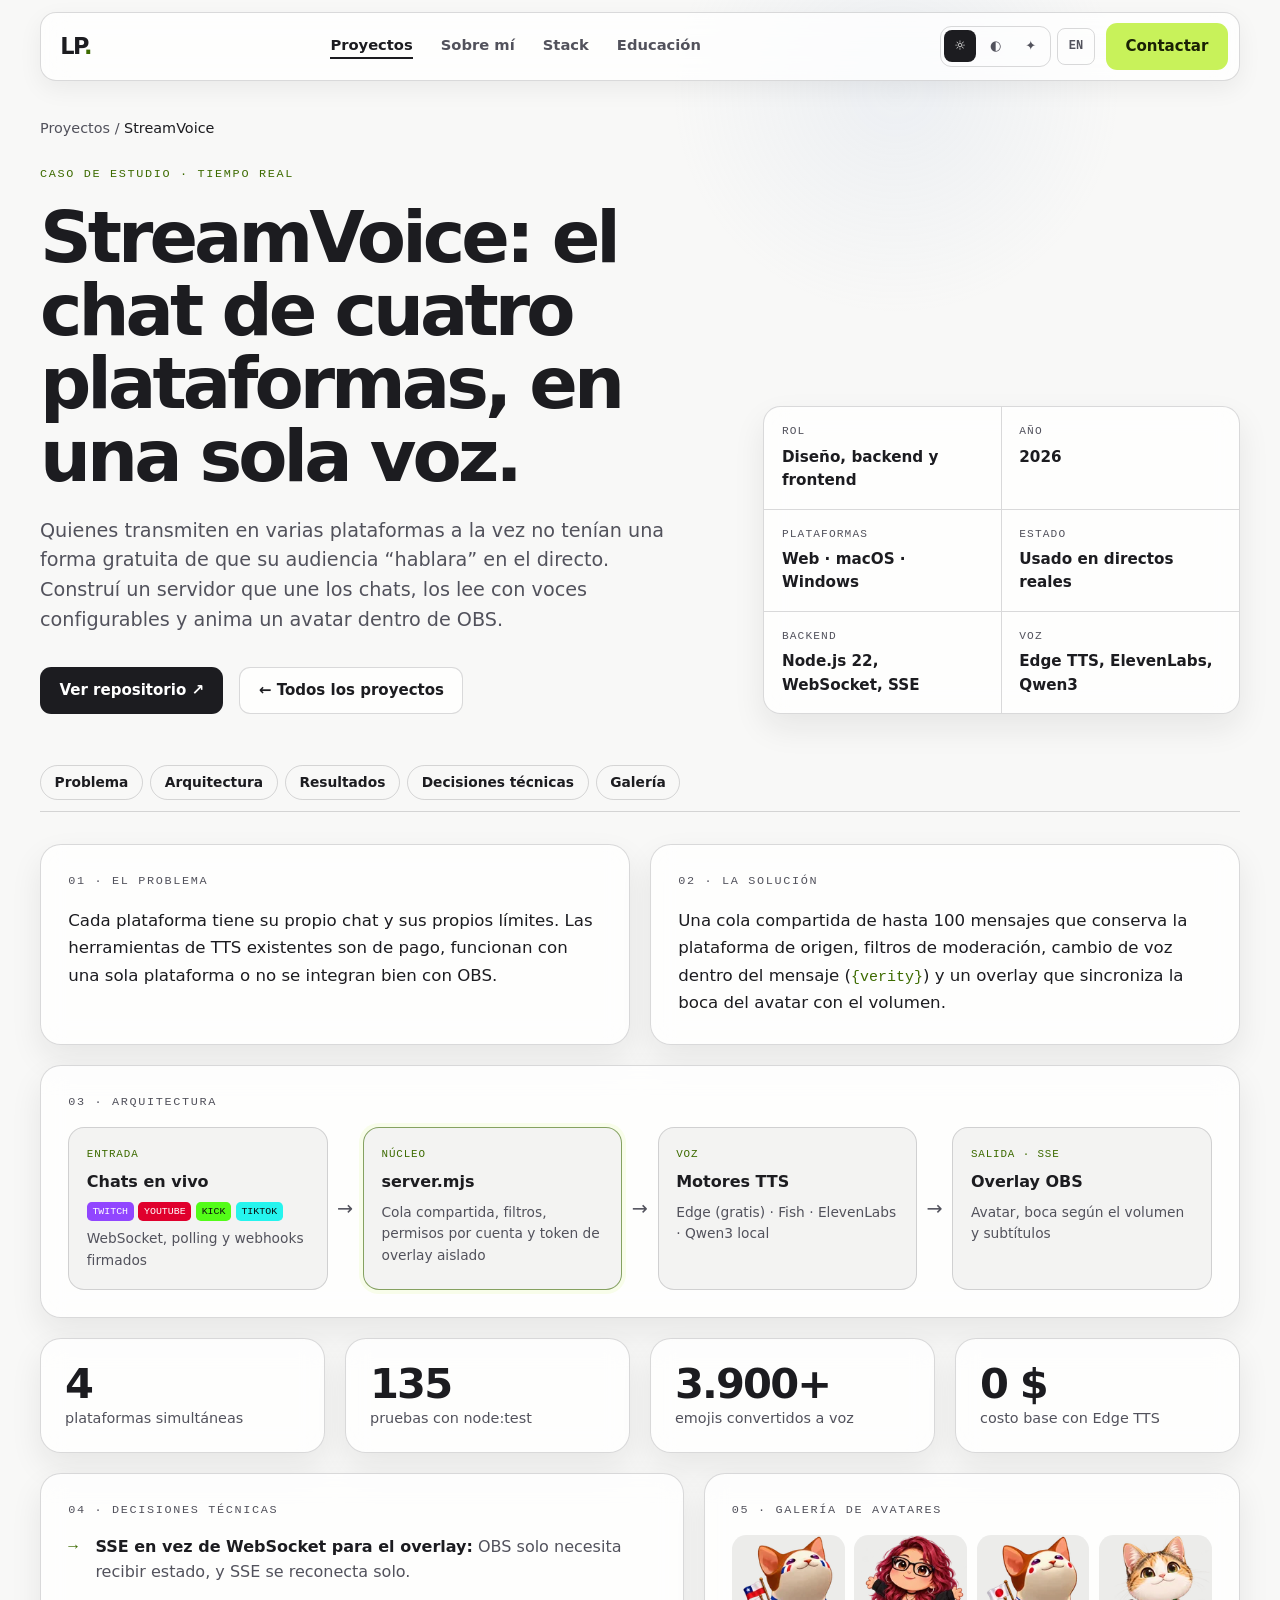
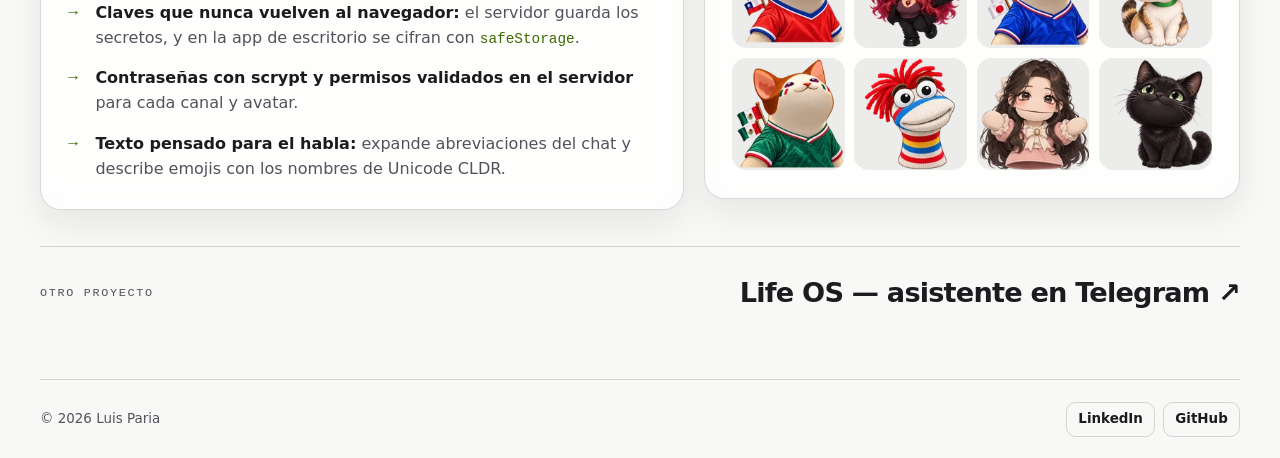
<file: streamvoice.html>
<!DOCTYPE html>
<html lang="es">
  <head>
    <meta charset="UTF-8" />
    <meta name="viewport" content="width=device-width, initial-scale=1.0" />
    <meta name="description" content="Caso de estudio de StreamVoice: TTS multistream para OBS con Twitch, YouTube, Kick y TikTok en una sola cola de voz." />
    <title>StreamVoice — Caso de estudio · Luis Paria</title>
    <link rel="icon" type="image/png" sizes="32x32" href="assets/favicon-32.png" />
    <link rel="icon" type="image/png" sizes="192x192" href="assets/favicon-192.png" />
    <link rel="apple-touch-icon" href="assets/apple-touch-icon.png" />
    <link rel="stylesheet" href="styles.css" />
  </head>
  <body class="case-page">
    <a class="skip-link" href="#contenido" data-i18n="skipLink">Saltar al contenido</a>
    <div class="cursor-aura" aria-hidden="true"></div><div class="pixel-scenery" aria-hidden="true"></div>
    <header class="site-header">
      <a class="brand" href="index.html" aria-label="Luis Paria, inicio">LP<span>.</span></a>
      <nav class="desktop-nav" aria-label="Navegación principal"><a href="index.html#proyectos" aria-current="page" data-i18n="navProjects">Proyectos</a><a href="index.html#perfil" data-i18n="navAbout">Sobre mí</a><a href="index.html#stack" data-i18n="navStack">Stack</a><a href="index.html#educacion" data-i18n="navEducation">Educación</a></nav>
      <div class="header-actions">
        <div class="theme-switcher" role="group" aria-label="Selector de modo visual">
          <button class="theme-choice" data-theme-choice="light" type="button" aria-pressed="false"><span aria-hidden="true">☼</span></button>
          <button class="theme-choice" data-theme-choice="dark" type="button" aria-pressed="true"><span aria-hidden="true">◐</span></button>
          <button class="theme-choice" data-theme-choice="pixel" type="button" aria-pressed="false"><span aria-hidden="true">✦</span></button>
        </div>
        <button class="music-button" id="music-toggle" type="button" aria-pressed="false" hidden><span aria-hidden="true">♫</span><span class="music-label">Música: OFF</span></button>
        <button class="language-button" id="language-toggle" type="button" aria-label="Change language">EN</button>
        <a class="button button-accent header-cta" href="index.html#contacto" data-i18n="navContactCta">Contactar</a>
      </div>
      <details class="mobile-menu"><summary aria-label="Abrir navegación"><span data-i18n="menu">Menú</span></summary><nav aria-label="Navegación móvil"><a href="index.html#proyectos" data-i18n="navProjects">Proyectos</a><a href="index.html#perfil" data-i18n="navAbout">Sobre mí</a><a href="index.html#stack" data-i18n="navStack">Stack</a><a href="index.html#educacion" data-i18n="navEducation">Educación</a><a href="index.html#contacto" data-i18n="navContact">Contacto</a></nav></details>
    </header>

    <main id="contenido" class="case">
      <section class="section case-hero">
        <nav class="crumb" aria-label="Ruta"><a href="index.html#proyectos" data-i18n="navProjects">Proyectos</a> / <span aria-current="page">StreamVoice</span></nav>
        <div class="case-top">
          <div>
            <p class="eyebrow accent-text" data-i18n="csKicker">CASO DE ESTUDIO · TIEMPO REAL</p>
            <h1 data-i18n="csTitle">StreamVoice: el chat de cuatro plataformas, en una sola voz.</h1>
            <p class="lead" data-i18n="csSummary">Quienes transmiten en varias plataformas a la vez no tenían una forma gratuita de que su audiencia “hablara” en el directo. Construí un servidor que une los chats, los lee con voces configurables y anima un avatar dentro de OBS.</p>
            <div class="hero-actions"><a class="button button-primary" href="https://github.com/Lavields/stream-tts-overlay" target="_blank" rel="noreferrer" data-i18n="viewRepo">Ver repositorio ↗</a><a class="button button-outline" href="index.html#proyectos" data-i18n="csBack">← Todos los proyectos</a></div>
          </div>
          <dl class="case-facts">
            <div><dt data-i18n="csRole">Rol</dt><dd data-i18n="csRoleValue">Diseño, backend y frontend</dd></div>
            <div><dt data-i18n="csYear">Año</dt><dd>2026</dd></div>
            <div><dt data-i18n="csPlatforms">Plataformas</dt><dd>Web · macOS · Windows</dd></div>
            <div><dt data-i18n="csStatus">Estado</dt><dd data-i18n="csStatusValue">Usado en directos reales</dd></div>
            <div><dt>Backend</dt><dd>Node.js 22, WebSocket, SSE</dd></div>
            <div><dt data-i18n="csVoice">Voz</dt><dd>Edge TTS, ElevenLabs, Qwen3</dd></div>
          </dl>
        </div>
        <nav class="case-toc" aria-label="Secciones del caso" data-i18n-label="csTocLabel">
          <a href="#problema" data-i18n="csTocProblem">Problema</a><a href="#arquitectura" data-i18n="csTocArch">Arquitectura</a><a href="#resultados" data-i18n="csTocResults">Resultados</a><a href="#decisiones" data-i18n="csTocDecisions">Decisiones técnicas</a><a href="#galeria" data-i18n="csTocGallery">Galería</a>
        </nav>
      </section>

      <section class="case-body">
        <div class="case-cols" id="problema">
          <article class="case-box reveal"><h2 class="eyebrow" data-i18n="csProblemKicker">01 · EL PROBLEMA</h2><p data-i18n="csProblem">Cada plataforma tiene su propio chat y sus propios límites. Las herramientas de TTS existentes son de pago, funcionan con una sola plataforma o no se integran bien con OBS.</p></article>
          <article class="case-box reveal"><h2 class="eyebrow" data-i18n="csSolutionKicker">02 · LA SOLUCIÓN</h2><p data-i18n="csSolution">Una cola compartida de hasta 100 mensajes que conserva la plataforma de origen, filtros de moderación, cambio de voz dentro del mensaje (<code>{verity}</code>) y un overlay que sincroniza la boca del avatar con el volumen.</p></article>
        </div>

        <article class="case-box reveal" id="arquitectura">
          <h2 class="eyebrow" data-i18n="csArchKicker">03 · ARQUITECTURA</h2>
          <ol class="flow">
            <li class="node"><span class="node-kicker" data-i18n="csNodeIn">ENTRADA</span><strong data-i18n="csNodeInTitle">Chats en vivo</strong><span class="pf-row"><em class="pf tw">TWITCH</em><em class="pf yt">YOUTUBE</em><em class="pf kk">KICK</em><em class="pf tt">TIKTOK</em></span><span data-i18n="csNodeInText">WebSocket, polling y webhooks firmados</span></li>
            <li class="node node-core"><span class="node-kicker" data-i18n="csNodeCore">NÚCLEO</span><strong>server.mjs</strong><span data-i18n="csNodeCoreText">Cola compartida, filtros, permisos por cuenta y token de overlay aislado</span></li>
            <li class="node"><span class="node-kicker" data-i18n="csNodeVoice">VOZ</span><strong data-i18n="csNodeVoiceTitle">Motores TTS</strong><span data-i18n="csNodeVoiceText">Edge (gratis) · Fish · ElevenLabs · Qwen3 local</span></li>
            <li class="node"><span class="node-kicker" data-i18n="csNodeOut">SALIDA · SSE</span><strong data-i18n="csNodeOutTitle">Overlay OBS</strong><span data-i18n="csNodeOutText">Avatar, boca según el volumen y subtítulos</span></li>
          </ol>
        </article>

        <dl class="case-kpis" id="resultados">
          <div class="reveal"><dt data-i18n="csKpi1">plataformas simultáneas</dt><dd>4</dd></div>
          <div class="reveal"><dt data-i18n="csKpi2">pruebas con node:test</dt><dd>135</dd></div>
          <div class="reveal"><dt data-i18n="csKpi3">emojis convertidos a voz</dt><dd>3.900+</dd></div>
          <div class="reveal"><dt data-i18n="csKpi4">costo base con Edge TTS</dt><dd>0 $</dd></div>
        </dl>

        <div class="case-cols case-cols-wide">
          <article class="case-box reveal" id="decisiones">
            <h2 class="eyebrow" data-i18n="csDecisionsKicker">04 · DECISIONES TÉCNICAS</h2>
            <ul class="decisions">
              <li data-i18n="csDecision1"><strong>SSE en vez de WebSocket para el overlay:</strong> OBS solo necesita recibir estado, y SSE se reconecta solo.</li>
              <li data-i18n="csDecision2"><strong>Claves que nunca vuelven al navegador:</strong> el servidor guarda los secretos, y en la app de escritorio se cifran con <code>safeStorage</code>.</li>
              <li data-i18n="csDecision3"><strong>Contraseñas con scrypt y permisos validados en el servidor</strong> para cada canal y avatar.</li>
              <li data-i18n="csDecision4"><strong>Texto pensado para el habla:</strong> expande abreviaciones del chat y describe emojis con los nombres de Unicode CLDR.</li>
            </ul>
          </article>
          <article class="case-box reveal" id="galeria">
            <h2 class="eyebrow" data-i18n="csGalleryKicker">05 · GALERÍA DE AVATARES</h2>
            <div class="gallery">
              <img src="assets/avatars/cat-chile.webp" alt="Avatar gato con camiseta de Chile" data-i18n-alt="csAlt1" width="160" height="160" loading="lazy" />
              <img src="assets/avatars/chibi-ruby.webp" alt="Avatar chibi de pelo rojo" data-i18n-alt="csAlt2" width="160" height="160" loading="lazy" />
              <img src="assets/avatars/cat-japon.webp" alt="Avatar gato con camiseta de Japón" data-i18n-alt="csAlt3" width="160" height="160" loading="lazy" />
              <img src="assets/avatars/cat-calico.webp" alt="Avatar gato calicó" data-i18n-alt="csAlt4" width="160" height="160" loading="lazy" />
              <img src="assets/avatars/cat-mexico.webp" alt="Avatar gato con camiseta de México" data-i18n-alt="csAlt5" width="160" height="160" loading="lazy" />
              <img src="assets/avatars/sock.webp" alt="Avatar marioneta de calcetín" data-i18n-alt="csAlt6" width="160" height="160" loading="lazy" />
              <img src="assets/avatars/female.webp" alt="Avatar de chica" data-i18n-alt="csAlt7" width="160" height="160" loading="lazy" />
              <img src="assets/avatars/cat-black.webp" alt="Avatar gato negro" data-i18n-alt="csAlt8" width="160" height="160" loading="lazy" />
            </div>
          </article>
        </div>

        <a class="case-next" href="https://github.com/Lavields/life-os-assistant" target="_blank" rel="noreferrer"><span class="eyebrow" data-i18n="csNext">OTRO PROYECTO</span><strong data-i18n="csNextTitle">Life OS — asistente en Telegram ↗</strong></a>
      </section>
    </main>

    <footer><span>© <span id="year"></span> Luis Paria</span><div><a href="https://www.linkedin.com/in/parialuis/" target="_blank" rel="noreferrer"><span>LinkedIn</span></a><a href="https://github.com/Lavields" target="_blank" rel="noreferrer"><span>GitHub</span></a></div></footer>
    <script src="main.js"></script>
  </body>
</html>
</file>
<file: styles.css>
@import url('https://fonts.googleapis.com/css2?family=Press+Start+2P&family=VT323&display=swap');

:root {
  --ink: #1c1c20;
  --paper: #f8f8f7;
  --surface: #ececea;
  --panel: rgba(255, 255, 255, .76);
  --muted: #52525c;
  --line: rgba(28, 28, 32, .16);
  --button: #1c1c20;
  --button-text: #fff;
  --focus: #0c63e7;
  --shadow: 0 14px 32px rgba(25, 25, 30, .08);
  --accent: #c8f25a;
  --accent-ink: #1a2105;
  --accent-text: #3d6b00;
  --mono: ui-monospace, "SF Mono", "JetBrains Mono", Menlo, Consolas, monospace;
  --radius: 1.1rem;
  color-scheme: light;
}

html[data-theme="dark"] {
  --ink: #f5f6f7;
  --paper: #0e1013;
  --surface: #1a1d22;
  --panel: rgba(23, 25, 30, .78);
  --muted: #b0b5be;
  --line: rgba(245, 246, 247, .12);
  --button: #f5f6f7;
  --button-text: #16171a;
  --focus: #8fc5ff;
  --shadow: 0 14px 35px rgba(0, 0, 0, .3);
  --accent: #c8f25a;
  --accent-ink: #11140a;
  --accent-text: #c8f25a;
  color-scheme: dark;
}

html[data-theme="pixel"] {
  --ink: #f8f4d5;
  --paper: #215a42;
  --surface: #2f7b4c;
  --panel: rgba(24, 70, 47, .94);
  --muted: #e4f4bc;
  --line: #b9d97d;
  --button: #df5c4f;
  --button-text: #fffdf1;
  --focus: #ffdb62;
  --gold: #f5c95a;
  --shadow: 5px 5px 0 #183d30;
  --accent: #f5c95a;
  --accent-ink: #194b37;
  --accent-text: #ffdb62;
  --radius: 2px;
  color-scheme: dark;
}

* { box-sizing: border-box; }
html { scroll-behavior: smooth; scroll-padding-top: 6.5rem; }
body {
  margin: 0;
  overflow-x: hidden;
  background: var(--paper);
  color: var(--ink);
  font-family: Inter, ui-sans-serif, system-ui, -apple-system, BlinkMacSystemFont, "Segoe UI", sans-serif;
  font-size: 16px;
  line-height: 1.55;
  -webkit-font-smoothing: antialiased;
  transition: background .35s ease, color .35s ease;
}
a, button, summary { cursor: pointer; }
a { color: inherit; text-decoration: none; }
button, summary { font: inherit; }
img { max-width: 100%; }
code { font-family: var(--mono); font-size: .9em; color: var(--accent-text); }
:focus-visible { outline: 3px solid var(--focus); outline-offset: 4px; border-radius: .3rem; }
[hidden] { display: none !important; }
.sr-only { position: absolute; width: 1px; height: 1px; padding: 0; margin: -1px; overflow: hidden; clip: rect(0 0 0 0); white-space: nowrap; border: 0; }

.skip-link {
  position: fixed; z-index: 100; top: 0; left: 1rem;
  padding: .6rem .85rem; background: var(--ink); color: var(--paper);
  transform: translateY(-120%); transition: transform .2s ease;
}
.skip-link:focus { transform: translateY(.75rem); }

.cursor-aura, .pixel-scenery { position: fixed; inset: 0; z-index: 0; pointer-events: none; }
.cursor-aura { background: radial-gradient(20rem circle at var(--mouse-x, 70%) var(--mouse-y, 10%), rgba(170, 190, 220, .14), transparent 70%); }
.pixel-scenery { display: none; }
.site-header, main, footer { position: relative; z-index: 1; }
.site-header, .section, footer, .case-body { width: min(1200px, calc(100% - 3rem)); margin-inline: auto; }

/* ---------- Cabecera ---------- */
.site-header {
  position: sticky; top: .75rem; z-index: 20; display: flex; align-items: center; gap: 1rem;
  min-height: 4.25rem; padding: .6rem .7rem .6rem 1.2rem; border: 1px solid var(--line); border-radius: 1rem;
  background: var(--panel); box-shadow: 0 8px 24px rgba(15, 15, 20, .06);
  backdrop-filter: blur(14px); -webkit-backdrop-filter: blur(14px);
}
.brand { flex: 0 0 auto; font-size: 1.4rem; font-weight: 900; letter-spacing: -.06em; }
.brand span { color: var(--accent-text); }
.desktop-nav { display: flex; gap: 1.75rem; margin: auto; font-size: .92rem; font-weight: 600; }
.desktop-nav a, .project-actions a, .text-link { border-bottom: 2px solid transparent; transition: border-color .2s ease, color .2s ease; }
.desktop-nav a { color: var(--muted); }
.desktop-nav a:hover, .desktop-nav a:focus-visible, .desktop-nav a[aria-current="page"], .project-actions a:hover, .project-actions a:focus-visible, .text-link:hover, .text-link:focus-visible {
  color: var(--ink); border-bottom-color: currentColor;
}
.header-actions { display: flex; align-items: center; gap: .4rem; }
.theme-switcher { display: flex; align-items: center; gap: .2rem; padding: .2rem; border: 1px solid var(--line); border-radius: .7rem; }
.theme-choice, .music-button, .language-button {
  display: inline-grid; place-items: center; min-width: 2.35rem; min-height: 2.35rem;
  border: 1px solid transparent; border-radius: .5rem; background: transparent; color: var(--muted);
  padding: .3rem .5rem; font-size: .82rem; font-weight: 800;
  transition: background .2s ease, color .2s ease, border-color .2s ease;
}
.theme-choice { min-width: 2rem; min-height: 2rem; padding: .2rem; }
.language-button { border-color: var(--line); font-family: var(--mono); font-size: .75rem; }
.music-button { display: inline-flex; gap: .38rem; border-color: var(--line); }
.theme-choice[aria-pressed="true"] { background: var(--ink); color: var(--paper); }
.music-button[aria-pressed="true"] { border-color: var(--gold, #d59b22); color: var(--ink); background: color-mix(in srgb, var(--gold, #f5c95a) 22%, transparent); }
.theme-choice:hover, .music-button:hover, .language-button:hover { color: var(--ink); background: var(--surface); }
.theme-choice[aria-pressed="true"]:hover { background: var(--ink); color: var(--paper); }
.header-cta { min-height: 2.5rem; margin-left: .3rem; }
.mobile-menu { display: none; }

/* ---------- Botones y piezas comunes ---------- */
.button {
  display: inline-flex; align-items: center; justify-content: center; min-height: 2.9rem; gap: .5rem; padding: .7rem 1.15rem;
  border: 1px solid transparent; border-radius: .7rem; font-size: .94rem; font-weight: 700; white-space: nowrap;
  transition: transform .2s ease, box-shadow .2s ease, background .2s ease, border-color .2s ease;
}
.button:hover { transform: translateY(-2px); }
.button-primary { background: var(--button); color: var(--button-text); }
.button-accent { background: var(--accent); color: var(--accent-ink); }
.button-outline { border-color: var(--line); background: var(--panel); }
.button-outline:hover { border-color: var(--ink); }
.text-link { padding: .25rem 0; font-size: .92rem; font-weight: 700; color: var(--muted); }
.eyebrow { display: flex; align-items: center; gap: .6rem; margin: 0 0 1.1rem; color: var(--muted); font-family: var(--mono); font-size: .74rem; font-weight: 500; letter-spacing: .14em; }
.accent-text { color: var(--accent-text); }
.status-dot { flex: none; width: .55rem; height: .55rem; border-radius: 50%; background: var(--accent); box-shadow: 0 0 0 .25rem color-mix(in srgb, var(--accent) 22%, transparent); }
h1, h2, h3, p { margin-top: 0; }
.section { padding-block: 5.5rem; }

/* ---------- Portada ---------- */
.hero { display: grid; grid-template-columns: minmax(0, 1.3fr) minmax(18rem, .9fr); align-items: start; gap: 3.5rem; padding-block: 4.5rem 4rem; }
h1 { max-width: 760px; margin-bottom: 1.4rem; font-size: clamp(2.7rem, 5.6vw, 4.6rem); line-height: 1.02; letter-spacing: -.055em; }
.hero-avatar { display: none; }
.hero-hello { margin: 0 0 .4rem; color: var(--muted); font-size: clamp(1.15rem, 1.8vw, 1.5rem); font-weight: 500; }
.hero-name { margin-bottom: 1.1rem; font-size: clamp(3.6rem, 9vw, 7.4rem); line-height: .92; letter-spacing: -.06em; }
.hero-role { display: flex; align-items: center; gap: .65rem; margin-bottom: 1rem; font-size: clamp(1.1rem, 1.7vw, 1.4rem); font-weight: 650; letter-spacing: -.01em; }
h1 em { color: var(--muted); font-style: normal; }
.lead { max-width: 640px; color: var(--muted); font-size: clamp(1.05rem, 1.5vw, 1.2rem); }
.lead strong { color: var(--ink); font-weight: 650; }
.hero-actions { display: flex; flex-wrap: wrap; align-items: center; gap: .75rem 1rem; margin-top: 2rem; }
.proof { display: grid; grid-template-columns: repeat(4, 1fr); gap: 1rem; margin: 3.25rem 0 0; padding-top: 1.4rem; border-top: 1px solid var(--line); }
.proof div { display: flex; flex-direction: column-reverse; justify-content: flex-end; }
.proof dd { margin: 0; font-size: clamp(1.6rem, 2.6vw, 2.05rem); font-weight: 800; letter-spacing: -.04em; line-height: 1.1; }
.proof dt { margin-top: .3rem; color: var(--muted); font-size: .84rem; line-height: 1.35; }
.hero-side { display: grid; gap: 1rem; }
.portrait-card { position: relative; margin: 0; overflow: hidden; aspect-ratio: 4 / 3.3; border: 1px solid var(--line); border-radius: 1.4rem; background: var(--surface); }
.portrait-card img { display: block; width: 100%; height: 100%; object-fit: cover; filter: grayscale(100%) contrast(1.05); transition: filter .3s ease, transform .3s ease; }
.portrait-card:hover img { filter: grayscale(15%); transform: scale(1.02); }
.availability {
  position: absolute; left: 1rem; bottom: 1rem; display: inline-flex; align-items: center; gap: .6rem;
  padding: .6rem .9rem; border: 1px solid rgba(255, 255, 255, .18); border-radius: .8rem;
  background: rgba(11, 12, 14, .76); color: #f5f6f7; font-size: .86rem; font-weight: 600;
  backdrop-filter: blur(8px); -webkit-backdrop-filter: blur(8px);
}
.now-card {
  display: flex; align-items: center; justify-content: space-between; gap: 1rem; padding: 1.1rem 1.2rem;
  border: 1px solid var(--line); border-radius: var(--radius); background: var(--panel); transition: border-color .2s ease, transform .2s ease;
}
.now-card:hover { border-color: var(--ink); transform: translateY(-2px); }
.now-card .eyebrow { margin-bottom: .35rem; font-size: .68rem; }
.now-card strong { display: block; font-size: 1.02rem; }
.now-sub { display: block; color: var(--muted); font-size: .84rem; }
.avatar-stack { display: flex; flex: none; }
.avatar-stack img { width: 2.9rem; height: 2.9rem; margin-left: -.65rem; border: 2px solid var(--paper); border-radius: .8rem; background: var(--surface); object-fit: cover; }

/* ---------- Encabezados de sección ---------- */
.profile, .projects, .education, .contact { border-top: 1px solid var(--line); }
.section-heading { max-width: 760px; }
.section-heading h2, .contact h2 { margin-bottom: 0; font-size: clamp(2.1rem, 4.2vw, 3.6rem); line-height: 1.04; letter-spacing: -.05em; }

/* ---------- Proyectos ---------- */
.projects-head { display: flex; flex-wrap: wrap; align-items: flex-end; justify-content: space-between; gap: 1.5rem; }
.filters { display: flex; flex-wrap: wrap; gap: .45rem; }
.filters button {
  min-height: 2.4rem; padding: .35rem .95rem; border: 1px solid var(--line); border-radius: 999px;
  background: transparent; color: var(--ink); font-size: .86rem; font-weight: 600; transition: background .2s ease, border-color .2s ease;
}
.filters button:hover { border-color: var(--ink); }
.filters button[aria-pressed="true"] { background: var(--ink); border-color: var(--ink); color: var(--paper); }
.project-list { display: grid; grid-template-columns: minmax(0, 1.3fr) minmax(0, 1fr); gap: 1.25rem; margin-top: 2.5rem; }
.project-card { display: flex; flex-direction: column; overflow: hidden; border-radius: 1.4rem; transition: transform .22s ease, border-color .22s ease; }
.project-card:hover { transform: translateY(-3px); border-color: color-mix(in srgb, var(--ink) 40%, transparent); }
.project-visual { position: relative; height: 16.5rem; margin: 0; overflow: hidden; border-bottom: 1px solid var(--line); background: var(--surface); }
.project-thumb img { display: block; width: 100%; height: 100%; object-fit: cover; }
.pixel-thumb { display: none !important; }
.project-content { display: flex; flex: 1; flex-direction: column; gap: .8rem; padding: 1.5rem 1.6rem 1.6rem; }
.project-type { display: flex; flex-wrap: wrap; justify-content: space-between; gap: .5rem; margin: 0; font-family: var(--mono); font-size: .72rem; letter-spacing: .08em; }
.badge, .badge-new { color: var(--accent-text); font-weight: 600; }
.badge-new::before { content: "● "; }
.project-year { color: var(--muted); }
.project-card h3 { margin: 0; font-size: clamp(1.4rem, 2.2vw, 1.75rem); line-height: 1.15; letter-spacing: -.035em; }
.project-desc { margin: 0; color: var(--muted); font-size: .97rem; }
.kpis { display: flex; flex-wrap: wrap; gap: .8rem 1.6rem; margin: .2rem 0 0; }
.kpis div { display: flex; flex-direction: column-reverse; }
.kpis dd { margin: 0; font-size: 1.35rem; font-weight: 750; letter-spacing: -.03em; }
.kpis dt { color: var(--muted); font-size: .78rem; }
.project-foot { display: flex; flex-wrap: wrap; align-items: center; justify-content: space-between; gap: 1rem; margin-top: auto; padding-top: .4rem; }
.tags { display: flex; flex-wrap: wrap; gap: .4rem; margin: 0; padding: 0; list-style: none; }
.skill-list span, .tags li {
  display: inline-flex; align-items: center; gap: .44rem; padding: .34rem .7rem; border: 1px solid var(--line);
  border-radius: 999px; color: var(--ink); background: color-mix(in srgb, var(--surface) 55%, transparent); font-size: .78rem; font-weight: 600;
}
.project-actions { display: flex; flex-wrap: wrap; gap: 1.1rem; font-size: .92rem; font-weight: 700; }
.project-actions a { padding-bottom: .1rem; }
.project-actions a + a { color: var(--muted); }

/* Visual de StreamVoice: overlay de OBS + cola de mensajes */
.sv-visual { display: flex; align-items: center; justify-content: center; gap: 1.2rem; padding: 1.2rem; background: linear-gradient(135deg, #1d1530, #0f1a25 60%, #12201a); color: #f3f4f6; }
.obs-window { position: relative; flex: 0 1 18rem; height: 11.5rem; overflow: hidden; border: 1px solid rgba(255, 255, 255, .16); border-radius: .9rem; background: rgba(0, 0, 0, .45); }
.obs-bar { display: flex; align-items: center; gap: .35rem; height: 1.6rem; padding: 0 .6rem; border-bottom: 1px solid rgba(255, 255, 255, .09); color: #9aa0aa; font-family: var(--mono); font-size: .66rem; }
.obs-bar i { width: .45rem; height: .45rem; border-radius: 50%; background: #ff5f57; }
.obs-bar i:nth-child(2) { background: #febc2e; } .obs-bar i:nth-child(3) { background: #28c840; }
.obs-bar span { margin-left: .3rem; }
.obs-window img { position: absolute; left: .9rem; bottom: .75rem; width: 5.4rem; height: 5.4rem; animation: avatar-talk 1.6s ease-in-out infinite; }
.obs-sub { position: absolute; left: 7rem; right: .8rem; bottom: 1.4rem; margin: 0; padding: .45rem .6rem; border-radius: .6rem; background: rgba(255, 255, 255, .93); color: #111; font-size: .74rem; line-height: 1.35; }
.obs-sub b { color: #9146ff; }
@keyframes avatar-talk { 0%, 100% { transform: translateY(0); } 50% { transform: translateY(-3px); } }
.tts-queue { display: grid; flex: 0 1 15rem; gap: .45rem; margin: 0; padding: 0; list-style: none; }
.tts-queue li { display: flex; align-items: center; gap: .5rem; padding: .45rem .6rem; border: 1px solid rgba(255, 255, 255, .09); border-radius: .6rem; background: rgba(255, 255, 255, .05); font-size: .76rem; white-space: nowrap; }
.pf { padding: .12rem .35rem; border-radius: .3rem; color: #fff; font-family: var(--mono); font-size: .62rem; font-style: normal; }
.pf.tw { background: #9146ff; } .pf.yt { background: #e0002d; } .pf.kk { background: #53fc18; color: #0b0c0e; } .pf.tt { background: #25f4ee; color: #0b0c0e; }

/* Visual de Life OS: conversación de Telegram */
.chat-visual { display: flex; flex-direction: column; justify-content: center; gap: .5rem; padding: 1.2rem 1.6rem; background: linear-gradient(160deg, #10202c, #0d1418); color: #f3f4f6; }
.msg { max-width: 82%; margin: 0; padding: .5rem .7rem; border-radius: .9rem; font-size: .8rem; line-height: 1.4; }
.msg small { display: block; margin-top: .15rem; color: rgba(255, 255, 255, .5); font-size: .62rem; text-align: right; }
.msg.me { align-self: flex-end; border-bottom-right-radius: .25rem; background: #2b5278; }
.msg.bot { border-bottom-left-radius: .25rem; background: #1e2c3a; }
.msg.voice { display: flex; align-items: center; gap: .45rem; }
.wave { display: inline-flex; align-items: center; gap: 2px; }
.wave i { display: block; width: 3px; height: .5rem; border-radius: 2px; background: #7cb8ff; animation: wave 1.1s ease-in-out infinite; }
.wave i:nth-child(2n) { height: 1rem; animation-delay: -.2s; } .wave i:nth-child(3n) { height: .75rem; animation-delay: -.45s; } .wave i:nth-child(4n) { height: 1.2rem; animation-delay: -.7s; }
@keyframes wave { 0%, 100% { transform: scaleY(.6); } 50% { transform: scaleY(1); } }

/* ---------- Tarjetas con panel ---------- */
.facts, .skill-group, .project-card, .education-panel, .contact-option, .case-box, .case-facts, .case-kpis div {
  border: 1px solid var(--line); background: var(--panel); box-shadow: var(--shadow);
  backdrop-filter: blur(12px); -webkit-backdrop-filter: blur(12px);
}

/* ---------- Sobre mí ---------- */
.profile-grid { display: grid; grid-template-columns: 1fr 1fr; align-items: start; gap: 3.5rem; margin-top: 2.7rem; }
.profile-text { max-width: 620px; margin-bottom: 0; font-size: 1.25rem; line-height: 1.55; }
.facts { margin: 0; padding-inline: 1.1rem; border-radius: var(--radius); }
.facts div { display: flex; align-items: center; justify-content: space-between; min-height: 3.25rem; gap: 1rem; border-bottom: 1px solid var(--line); }
.facts div:last-child { border: 0; }
.facts dt { color: var(--muted); font-size: .85rem; }
.facts dd { margin: 0; text-align: right; font-size: .92rem; font-weight: 700; }

/* ---------- Stack ---------- */
.skills { width: 100%; padding-inline: max(1.5rem, calc((100% - 1200px) / 2)); background: color-mix(in srgb, var(--surface) 45%, var(--paper)); }
.skill-groups { display: grid; grid-template-columns: repeat(3, 1fr); gap: 1rem; margin-top: 2.7rem; }
.skill-group { padding: 1.4rem; border-radius: var(--radius); }
.skill-group h3 { margin-bottom: 1rem; font-size: 1rem; }
.skill-list { display: flex; flex-wrap: wrap; gap: .5rem; }
.skill-list span { transition: transform .2s ease, border-color .2s ease; }
.skill-list span:hover { transform: translateY(-2px); border-color: color-mix(in srgb, var(--ink) 50%, transparent); }
.tech-icon { width: 1.1rem; height: 1.1rem; flex: 0 0 auto; object-fit: contain; }
html[data-theme="dark"] .monochrome, html[data-theme="pixel"] .monochrome { filter: invert(1); }

/* ---------- Educación ---------- */
.education-layout { display: grid; grid-template-columns: 12rem minmax(0, 1fr); gap: 3rem; margin-top: 2.7rem; }
.education-tabs { display: grid; align-content: start; gap: .55rem; }
.education-tabs button {
  width: 100%; padding: .75rem .9rem; border: 1px solid var(--line); border-radius: .7rem; background: transparent; color: var(--muted);
  text-align: left; font-family: var(--mono); font-size: .74rem; font-weight: 600; letter-spacing: .08em; text-transform: uppercase;
  transition: background .2s ease, border-color .2s ease, color .2s ease;
}
.education-tabs button:hover { color: var(--ink); border-color: var(--ink); }
.education-tabs button[aria-selected="true"] { color: var(--paper); border-color: var(--ink); background: var(--ink); }
.education-panel { min-height: 16.75rem; padding: 1.8rem; border-radius: var(--radius); }
.education-meta { margin-bottom: .55rem; color: var(--muted); font-family: var(--mono); font-size: .76rem; letter-spacing: .1em; }
.education-panel h3 { margin-bottom: .2rem; font-size: clamp(1.3rem, 2.5vw, 1.7rem); letter-spacing: -.035em; }
.education-provider { margin-bottom: 1.35rem; color: var(--muted); font-size: .9rem; font-weight: 600; }
.education-panel ul { display: grid; gap: .55rem; margin: 0; padding: 0; color: var(--muted); list-style: none; }
.education-panel li { position: relative; padding-left: 1.15rem; }
.education-panel li::before { position: absolute; left: 0; content: "—"; color: var(--ink); }

/* ---------- Contacto ---------- */
.contact { display: grid; grid-template-columns: minmax(0, 1fr) minmax(0, 1fr); align-items: start; gap: 3rem; }
.contact-copy p:not(.eyebrow) { margin: 1.1rem 0 0; color: var(--muted); font-size: 1.08rem; }
.contact-list { display: grid; gap: .7rem; margin: 0; padding: 0; list-style: none; }
.contact-option { display: flex; align-items: center; gap: .9rem; min-height: 4.4rem; padding: .8rem 1rem; border-radius: var(--radius); transition: border-color .2s ease, transform .2s ease; }
a.contact-option:hover, .contact-mail:hover { border-color: var(--ink); transform: translateY(-2px); }
.contact-option strong { display: block; font-size: 1rem; }
.contact-option small { display: block; color: var(--muted); font-size: .84rem; }
.contact-mail a { display: flex; flex: 1; align-items: center; gap: .9rem; min-width: 0; }
.contact-icon { display: grid; flex: none; place-items: center; width: 2.5rem; height: 2.5rem; border-radius: .7rem; background: var(--surface); }
.contact-icon svg { width: 1.3rem; height: 1.3rem; }
.ic-wa { background: #25d366; color: #fff; } .ic-gm { background: #fff; color: #ea4335; box-shadow: inset 0 0 0 1px rgba(0,0,0,.08); } .ic-in { background: #0a66c2; color: #fff; } .ic-gh { background: var(--ink); color: var(--paper); }
.contact-go { margin-left: auto; color: var(--muted); }
.copy-button { flex: none; min-height: 2.3rem; margin-left: auto; padding: .3rem .8rem; border: 1px solid var(--line); border-radius: .6rem; background: transparent; color: var(--ink); font-size: .82rem; font-weight: 700; }
.copy-button:hover { border-color: var(--ink); }

/* ---------- Pie y barra móvil ---------- */
footer { display: flex; align-items: center; justify-content: space-between; min-height: 5rem; color: var(--muted); font-size: .84rem; border-top: 1px solid var(--line); }
footer div { display: flex; gap: .5rem; }
footer a { display: inline-flex; align-items: center; gap: .42rem; padding: .38rem .7rem; border: 1px solid var(--line); border-radius: .6rem; color: var(--ink); font-weight: 700; transition: background .2s ease, border-color .2s ease; }
footer a:hover { background: var(--surface); border-color: var(--ink); }
.footer-icon { width: 1rem; height: 1rem; flex: 0 0 auto; }
.mobile-dock { display: none; }

/* ---------- Página de caso de estudio ---------- */
.case-hero { padding-block: 3rem 0; }
.crumb { color: var(--muted); font-size: .9rem; }
.crumb a:hover { color: var(--ink); }
.crumb span { color: var(--ink); }
.case-top { display: grid; grid-template-columns: minmax(0, 1.4fr) minmax(18rem, 1fr); align-items: end; gap: 3.5rem; margin-top: 1.6rem; }
.case-facts { display: grid; grid-template-columns: 1fr 1fr; margin: 0; overflow: hidden; border-radius: var(--radius); }
.case-facts div { padding: 1rem 1.1rem; border-bottom: 1px solid var(--line); }
.case-facts div:nth-child(odd) { border-right: 1px solid var(--line); }
.case-facts div:nth-last-child(-n + 2) { border-bottom: 0; }
.case-facts dt { color: var(--muted); font-family: var(--mono); font-size: .7rem; letter-spacing: .1em; text-transform: uppercase; }
.case-facts dd { margin: .3rem 0 0; font-size: .95rem; font-weight: 600; }
.case-toc { position: sticky; top: 5.75rem; z-index: 5; display: flex; gap: .45rem; margin-top: 2.5rem; padding: .7rem 0; overflow-x: auto; border-bottom: 1px solid var(--line); background: var(--paper); }
.case-toc a { flex: none; padding: .35rem .85rem; border: 1px solid var(--line); border-radius: 999px; font-size: .86rem; font-weight: 600; }
.case-toc a:hover { border-color: var(--accent-text); color: var(--accent-text); }
.case-body { display: grid; gap: 1.25rem; padding-block: 2rem 4rem; }
.case-cols { display: grid; grid-template-columns: 1fr 1fr; gap: 1.25rem; }
.case-cols-wide { grid-template-columns: 1.2fr 1fr; align-items: start; }
.case-box { padding: 1.7rem; border-radius: 1.3rem; }
.case-box .eyebrow { margin-bottom: 1rem; }
.case-box p { margin: 0; font-size: 1.04rem; line-height: 1.65; }
.flow { display: grid; grid-template-columns: repeat(4, 1fr); gap: 2.2rem; margin: 0; padding: 0; list-style: none; counter-reset: none; }
.node { position: relative; display: grid; align-content: start; gap: .45rem; padding: 1.1rem; border: 1px solid var(--line); border-radius: 1rem; background: color-mix(in srgb, var(--surface) 60%, transparent); font-size: .86rem; color: var(--muted); }
.node strong { color: var(--ink); font-size: 1rem; }
.node-kicker { color: var(--accent-text); font-family: var(--mono); font-size: .68rem; letter-spacing: .08em; }
.node-core { border-color: color-mix(in srgb, var(--accent-text) 60%, transparent); box-shadow: 0 0 0 4px color-mix(in srgb, var(--accent) 12%, transparent); }
.node:not(:last-child)::after { position: absolute; top: 50%; right: -1.65rem; content: "→"; color: var(--muted); font-size: 1.2rem; transform: translateY(-50%); }
.pf-row { display: flex; flex-wrap: wrap; gap: .3rem; }
.case-kpis { display: grid; grid-template-columns: repeat(4, 1fr); gap: 1.25rem; margin: 0; }
.case-kpis div { display: flex; flex-direction: column-reverse; justify-content: flex-end; padding: 1.4rem 1.5rem; border-radius: 1.3rem; }
.case-kpis dd { margin: 0; font-size: clamp(2rem, 3.4vw, 2.6rem); font-weight: 800; letter-spacing: -.045em; line-height: 1.1; }
.case-kpis dt { color: var(--muted); font-size: .9rem; }
.decisions { display: grid; gap: 1rem; margin: 0; padding: 0; list-style: none; }
.decisions li { position: relative; padding-left: 1.7rem; color: var(--muted); }
.decisions li::before { position: absolute; left: 0; content: "→"; color: var(--accent-text); font-family: var(--mono); }
.decisions strong { color: var(--ink); }
.gallery { display: grid; grid-template-columns: repeat(4, 1fr); gap: .6rem; }
.gallery img { width: 100%; height: auto; aspect-ratio: 1; border-radius: .9rem; background: var(--surface); object-fit: cover; }
.case-next { display: flex; flex-wrap: wrap; align-items: center; justify-content: space-between; gap: 1rem; margin-top: 1rem; padding-top: 1.6rem; border-top: 1px solid var(--line); }
.case-next .eyebrow { margin: 0; }
.case-next strong { font-size: clamp(1.25rem, 2.4vw, 1.7rem); letter-spacing: -.03em; transition: color .2s ease; }
.case-next:hover strong { color: var(--accent-text); }

/* ---------- Animación de entrada ----------
   Solo se oculta cuando main.js confirma que puede revelar (clase reveal-ready).
   Sin JavaScript, o si falla, todo el contenido se ve de inmediato. */
.reveal-ready .reveal { opacity: 0; transform: translateY(14px); transition: opacity .45s ease, transform .45s ease; }
.reveal-ready .reveal.is-visible { opacity: 1; transform: none; }

/* ---------- Tema Pixel Adventure ---------- */
html[data-theme="pixel"] body {
  font-family: "VT323", ui-monospace, monospace; font-size: 1.12rem;
  background-color: #215a42;
  background-image: linear-gradient(rgba(20, 66, 66, .53), rgba(20, 66, 66, .58)), url("assets/pixel-adventure-landscape.webp");
  background-position: center;
  background-size: cover;
  background-attachment: fixed;
}
html[data-theme="pixel"] .pixel-scenery {
  display: block; opacity: .16;
  background: linear-gradient(135deg, transparent 0 48%, #31577a 48% 53%, transparent 53%) 0 13% / 18rem 7rem repeat-x,
    linear-gradient(45deg, transparent 0 48%, #31577a 48% 53%, transparent 53%) 9rem 13% / 18rem 7rem repeat-x;
  image-rendering: pixelated;
}
html[data-theme="pixel"] .cursor-aura { background: radial-gradient(18rem circle at var(--mouse-x, 50%) var(--mouse-y, 10%), rgba(255, 218, 98, .16), transparent 70%); }
html[data-theme="pixel"] .site-header, html[data-theme="pixel"] .facts, html[data-theme="pixel"] .skill-group, html[data-theme="pixel"] .project-card, html[data-theme="pixel"] .education-panel,
html[data-theme="pixel"] .contact-option, html[data-theme="pixel"] .now-card, html[data-theme="pixel"] .portrait-card, html[data-theme="pixel"] .case-box, html[data-theme="pixel"] .case-facts, html[data-theme="pixel"] .case-kpis div {
  border: 3px solid var(--line); border-radius: 2px; box-shadow: var(--shadow); backdrop-filter: none; -webkit-backdrop-filter: none;
}
html[data-theme="pixel"] .site-header, html[data-theme="pixel"] .case-toc { background: #194b37; }
html[data-theme="pixel"] .skills { background: rgba(33, 90, 66, .28); }
html[data-theme="pixel"] .section-heading, html[data-theme="pixel"] .profile-text, html[data-theme="pixel"] .lead, html[data-theme="pixel"] footer { text-shadow: 0 2px 0 rgba(16, 52, 42, .55); }
html[data-theme="pixel"] h1, html[data-theme="pixel"] h2, html[data-theme="pixel"] h3, html[data-theme="pixel"] .eyebrow, html[data-theme="pixel"] .project-type {
  font-family: "Press Start 2P", ui-monospace, monospace; font-weight: 400;
}
html[data-theme="pixel"] h1 { font-size: clamp(1.8rem, 3.8vw, 3.2rem); line-height: 1.3; letter-spacing: -.03em; }
html[data-theme="pixel"] .hero-name { font-size: clamp(2.4rem, 6vw, 4.6rem); line-height: 1.15; }
html[data-theme="pixel"] .section-heading h2, html[data-theme="pixel"] .contact h2 { font-size: clamp(1.45rem, 2.9vw, 2.5rem); line-height: 1.35; }
html[data-theme="pixel"] .project-card h3 { font-size: clamp(1rem, 1.7vw, 1.3rem); line-height: 1.55; }
html[data-theme="pixel"] .education-panel h3 { font-size: clamp(.98rem, 1.65vw, 1.25rem); line-height: 1.65; }
html[data-theme="pixel"] .eyebrow, html[data-theme="pixel"] .project-type { font-size: .58rem; line-height: 1.7; }
html[data-theme="pixel"] .button, html[data-theme="pixel"] .theme-choice, html[data-theme="pixel"] .music-button, html[data-theme="pixel"] .language-button,
html[data-theme="pixel"] .skill-list span, html[data-theme="pixel"] .tags li, html[data-theme="pixel"] .education-tabs button, html[data-theme="pixel"] .filters button,
html[data-theme="pixel"] .theme-switcher, html[data-theme="pixel"] .copy-button, html[data-theme="pixel"] .case-toc a, html[data-theme="pixel"] .contact-icon { border-radius: 1px; }
html[data-theme="pixel"] .theme-choice[aria-pressed="true"], html[data-theme="pixel"] .filters button[aria-pressed="true"] { background: var(--gold); border-color: var(--gold); color: #194b37; }
html[data-theme="pixel"] .button-primary { border: 3px solid #ffe49a; box-shadow: 3px 3px 0 #8d3537; }
html[data-theme="pixel"] .button-primary:hover { transform: translateY(-1px); box-shadow: 4px 4px 0 #8d3537; }
html[data-theme="pixel"] .button-primary:active { transform: translate(3px, 3px); box-shadow: 0 0 0 #8d3537; }
html[data-theme="pixel"] .project-visual { border-bottom: 3px solid #163e2e; }
html[data-theme="pixel"] .professional-thumb { display: none !important; }
html[data-theme="pixel"] .pixel-thumb { display: block !important; }
html[data-theme="pixel"] .skill-list span::before { content: "✦"; color: var(--gold); margin-right: .35rem; }
html[data-theme="pixel"] .portrait-card img { filter: none; }
html[data-theme="pixel"] .portrait-card, html[data-theme="pixel"] .avatar-stack img, html[data-theme="pixel"] .gallery img { border-color: var(--gold); border-radius: 2px; }
html[data-theme="pixel"] .education-tabs button { border: 3px solid #163e2e; color: var(--ink); background: rgba(24, 70, 47, .9); }
html[data-theme="pixel"] .education-tabs button[aria-selected="true"] { border-color: var(--gold); color: #194b37; background: var(--gold); box-shadow: 3px 3px 0 #163e2e; }
html[data-theme="pixel"] .education-panel li::before { color: var(--gold); }
html[data-theme="pixel"] .sv-visual, html[data-theme="pixel"] .chat-visual { image-rendering: pixelated; }

/* ---------- Tablet ---------- */
@media (max-width: 1020px) {
  .desktop-nav { gap: 1.1rem; }
  .hero { grid-template-columns: 1fr; gap: 2.5rem; }
  .hero-side { grid-template-columns: minmax(0, 1fr) minmax(0, 1fr); align-items: end; }
  .project-list { grid-template-columns: 1fr 1fr; }
  .flow { grid-template-columns: 1fr 1fr; }
  .node:nth-child(2)::after { content: none; }
  .case-top { grid-template-columns: 1fr; gap: 2rem; }
  .case-cols-wide { grid-template-columns: 1fr; }
}

/* ---------- Móvil ---------- */
@media (max-width: 760px) {
  html { scroll-padding-top: 5.5rem; }
  html[data-theme="pixel"] body { background-attachment: scroll; }
  body:not(.case-page) { padding-bottom: 5.5rem; }
  .site-header, .section, footer, .case-body { width: min(100% - 2rem, 1200px); }
  .site-header { top: .4rem; min-height: 3.9rem; padding: .45rem .5rem .45rem .9rem; gap: .5rem; }
  .brand { font-size: 1.22rem; }
  .desktop-nav, .header-cta { display: none; }
  .header-actions { margin-left: auto; gap: .25rem; }
  .theme-switcher { padding: .12rem; gap: .1rem; }
  .music-label { display: none; }
  .mobile-menu { display: block; position: relative; }
  .mobile-menu summary { display: grid; place-items: center; min-width: 2.35rem; min-height: 2.35rem; border: 1px solid var(--line); border-radius: .5rem; list-style: none; font-size: 0; }
  .mobile-menu summary::after { content: "☰"; font-size: 1rem; }
  .mobile-menu summary::-webkit-details-marker { display: none; }
  .mobile-menu nav { position: absolute; right: 0; top: calc(100% + .55rem); display: grid; min-width: 11rem; padding: .45rem; border: 1px solid var(--line); border-radius: .8rem; background: var(--paper); box-shadow: var(--shadow); }
  .mobile-menu nav a { padding: .7rem .75rem; border-radius: .5rem; font-weight: 650; }
  .mobile-menu nav a:hover { background: var(--surface); }
  .section { padding-block: 3.75rem; }
  .hero { padding-block: 2.5rem 3rem; }
  h1 { font-size: clamp(2.3rem, 10.5vw, 3rem); }
  .hero-name { font-size: clamp(3.2rem, 17vw, 4.6rem); }
  .hero-avatar { display: block; width: 5.5rem; height: 5.5rem; margin-bottom: 1.4rem; border: 1px solid var(--line); border-radius: 50%; object-fit: cover; object-position: center 30%; filter: grayscale(100%) contrast(1.05); }
  .hero-actions { display: grid; grid-template-columns: 1fr 1fr; }
  .hero-actions .button { justify-content: center; }
  .hero-actions .text-link { display: none; }
  .portrait-card { display: none; }
  .proof { grid-template-columns: 1fr 1fr; gap: 1.1rem; margin-top: 2.2rem; }
  .hero-side { grid-template-columns: 1fr; }
  .portrait-card { aspect-ratio: 16 / 10; }
  .portrait-card img { object-position: center 30%; }
  .projects-head { align-items: flex-start; }
  .filters { flex-wrap: nowrap; width: 100%; overflow-x: auto; padding-bottom: .2rem; scrollbar-width: none; }
  .filters button { flex: none; }
  .project-list { grid-template-columns: 1fr; margin-top: 1.8rem; }
  .project-visual { height: 12.5rem; }
  .sv-visual { padding: .9rem; }
  .tts-queue { display: none; }
  .obs-window { flex-basis: 100%; height: 10rem; }
  .chat-visual { padding: 1rem; }
  .chat-visual .msg:nth-child(3) { display: none; }
  .project-content { padding: 1.2rem 1.2rem 1.3rem; }
  .profile-grid, .contact, .education-layout { grid-template-columns: 1fr; gap: 2rem; }
  .profile-grid, .education-layout { margin-top: 2.2rem; }
  .skill-groups { grid-template-columns: 1fr; margin-top: 2.2rem; }
  .education-tabs { display: flex; gap: .45rem; overflow-x: auto; padding-bottom: .25rem; }
  .education-tabs button { flex: 0 0 auto; width: auto; white-space: nowrap; }
  .education-panel { min-height: 0; padding: 1.3rem; }
  footer { flex-direction: column; align-items: flex-start; gap: .65rem; padding-block: 1.25rem; }
  .mobile-dock {
    position: fixed; left: .75rem; right: .75rem; bottom: calc(.75rem + env(safe-area-inset-bottom)); z-index: 30;
    display: grid; grid-template-columns: 1fr 1fr; gap: .5rem; padding: .5rem;
    border: 1px solid var(--line); border-radius: 1.1rem; background: var(--panel); box-shadow: 0 12px 32px rgba(0, 0, 0, .25);
    backdrop-filter: blur(14px); -webkit-backdrop-filter: blur(14px);
    transition: transform .3s ease, opacity .3s ease;
  }
  .mobile-dock .button { min-height: 2.9rem; padding-inline: .6rem; }
  .mobile-dock.is-hidden { opacity: 0; pointer-events: none; transform: translateY(130%); }
  html[data-theme="pixel"] .mobile-dock { border: 3px solid var(--line); border-radius: 2px; background: #194b37; }
  .case-hero { padding-top: 2rem; }
  .case-toc { top: 4.9rem; }
  .case-facts dd { font-size: .88rem; }
  .case-cols, .flow, .case-kpis { grid-template-columns: 1fr; }
  .case-kpis { grid-template-columns: 1fr 1fr; }
  .node:not(:last-child)::after { top: auto; right: auto; bottom: -1.75rem; left: 1.2rem; content: "↓"; transform: none; }
  .gallery { grid-template-columns: repeat(4, 1fr); gap: .45rem; }
  .case-box { padding: 1.3rem; }
}

@media (prefers-reduced-motion: reduce) {
  html { scroll-behavior: auto; }
  .cursor-aura { display: none; }
  *, *::before, *::after { transition-duration: .01ms !important; animation-duration: .01ms !important; animation-iteration-count: 1 !important; }
}
</file>
